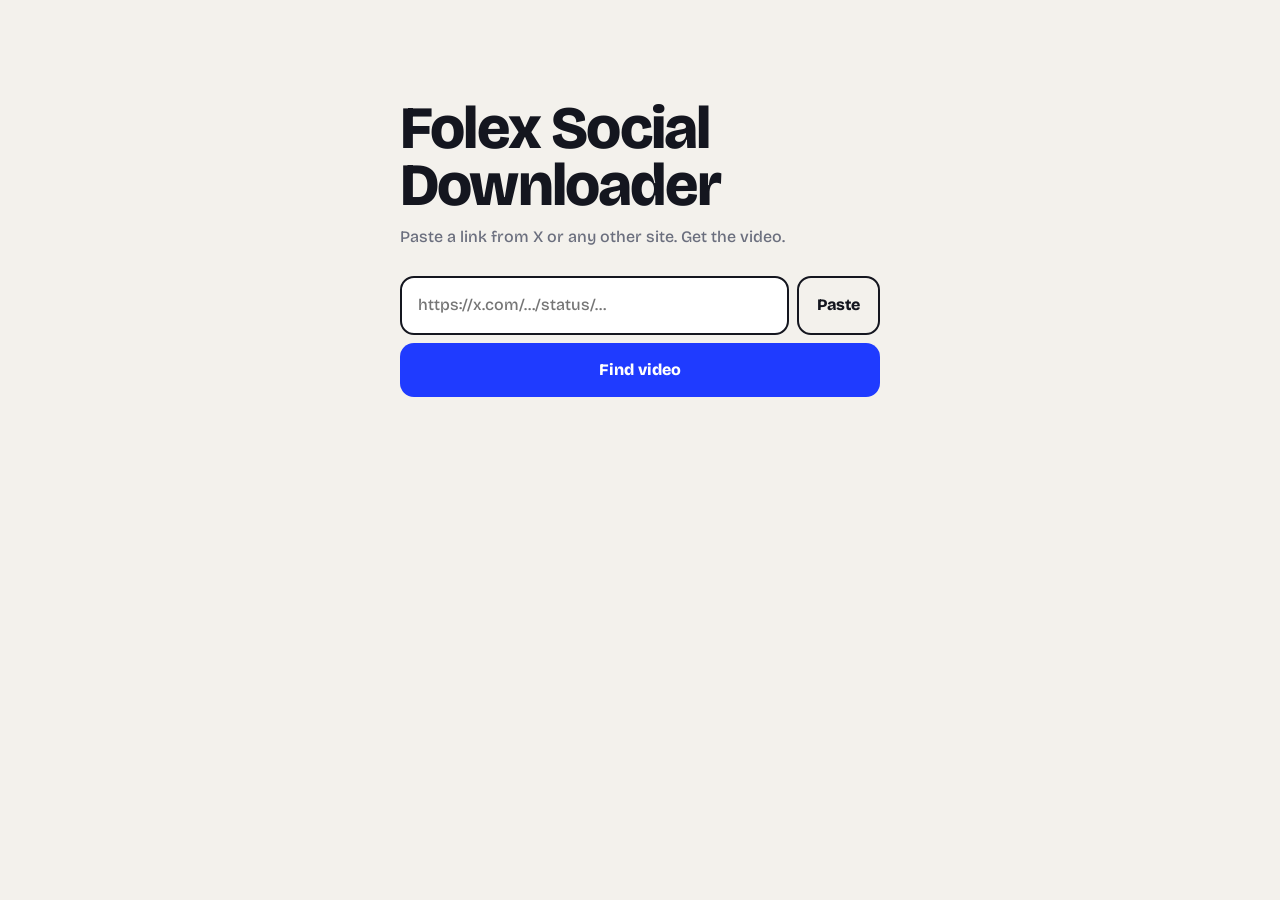
<file: index.html>
<!doctype html>
<html lang="en"><head>
<meta charset="utf-8">
<meta name="viewport" content="width=device-width,initial-scale=1,viewport-fit=cover">
<meta name="theme-color" content="#1f3bff">
<link rel="manifest" href="/manifest.json">
<title>Folex Social Downloader</title>
<link href="https://fonts.googleapis.com/css2?family=Bricolage+Grotesque:wght@500;800&display=swap" rel="stylesheet">
<style>
:root{--bg:#f3f1ec;--ink:#14161f;--blue:#1f3bff;--mut:#6b6f7e;--card:#fff;--err:#c4262e;color-scheme:light}
@media(prefers-color-scheme:dark){:root{--bg:#0f1117;--ink:#f2f2f5;--blue:#6f84ff;--mut:#9a9eb0;--card:#1a1d27;--err:#ff7a80;color-scheme:dark}}
*{box-sizing:border-box}
body{margin:0;background:var(--bg);color:var(--ink);font:500 16px/1.4 "Bricolage Grotesque",system-ui,sans-serif;min-height:100dvh;padding:max(28px,env(safe-area-inset-top)) 20px max(28px,env(safe-area-inset-bottom))}
main{max-width:480px;margin:0 auto}
h1{font-weight:800;font-size:clamp(40px,13vw,60px);line-height:.95;letter-spacing:-.03em;margin:8vh 0 12px}
p.sub{color:var(--mut);margin:0 0 28px}
.field{display:flex;gap:8px}
input{flex:1;min-width:0;font:inherit;padding:16px;border-radius:14px;border:2px solid var(--ink);background:var(--card);color:var(--ink)}
input:focus{outline:3px solid var(--blue);outline-offset:2px}
button,a.btn{font:inherit;font-weight:800;border:0;border-radius:14px;padding:16px 18px;background:var(--blue);color:#fff;cursor:pointer;text-decoration:none;text-align:center;display:block}
button.ghost{background:transparent;color:var(--ink);border:2px solid var(--ink)}
#res{margin-top:24px;background:var(--card);border-radius:18px;overflow:hidden}
#res[hidden]{display:none}
#res img{width:100%;display:block;max-height:240px;object-fit:cover;background:#000}
#res .b{padding:16px}
#t{font-weight:800;margin:0 0 4px}
#m{color:var(--mut);margin:0 0 14px;font-size:14px}
.row{display:grid;grid-template-columns:2fr 1fr;gap:8px}
#err{color:var(--err);margin-top:16px;min-height:1.4em}
</style></head><body><main>
<h1>Folex Social Downloader</h1>
<p class="sub">Paste a link from X or any other site. Get the video.</p>
<div class="field">
<input id="u" type="url" inputmode="url" placeholder="https://x.com/…/status/…" autocomplete="off" aria-label="Video link">
<button id="p" class="ghost" type="button">Paste</button>
</div>
<button id="go" type="button" style="width:100%;margin-top:8px">Find video</button>
<div id="err" role="alert"></div>
<section id="res" hidden>
<img id="th" alt="">
<div class="b"><p id="t"></p><p id="m"></p>
<div class="row"><a id="v" class="btn" href="#">Save video</a><a id="a" class="btn" style="background:transparent;color:var(--ink);border:2px solid var(--ink)" href="#">MP3</a></div></div>
</section>
<script>
const $=id=>document.getElementById(id);
$("p").onclick=async()=>{try{$("u").value=await navigator.clipboard.readText();go()}catch{$("u").focus()}};
$("go").onclick=go;$("u").onkeydown=e=>e.key==="Enter"&&go();
// Receive links shared from other apps / ?url=
const q=new URLSearchParams(location.search);const sh=q.get("url")||q.get("text");
if(sh){$("u").value=(sh.match(/https?:\/\/\S+/)||[sh])[0];go()}
async function go(){
 const url=$("u").value.trim();$("err").textContent="";$("res").hidden=true;
 if(!url){$("err").textContent="Paste a link first.";return}
 $("go").textContent="Looking…";$("go").disabled=true;
 try{
  const r=await fetch("/api/info?url="+encodeURIComponent(url));const d=await r.json();
  if(!r.ok)throw new Error(d.error||"Something went wrong.");
  $("t").textContent=d.title;
  $("m").textContent=[d.site,d.duration?Math.round(d.duration)+" sec":""].filter(Boolean).join(", ");
  $("th").src=d.thumb||"";$("th").style.display=d.thumb?"block":"none";
  const e=encodeURIComponent(url);
  $("v").href="/api/download?url="+e;$("a").href="/api/download?audio=1&url="+e;
  $("res").hidden=false;
 }catch(x){$("err").textContent=x.message}
 $("go").textContent="Find video";$("go").disabled=false;
}
</script></main></body></html>
</file>
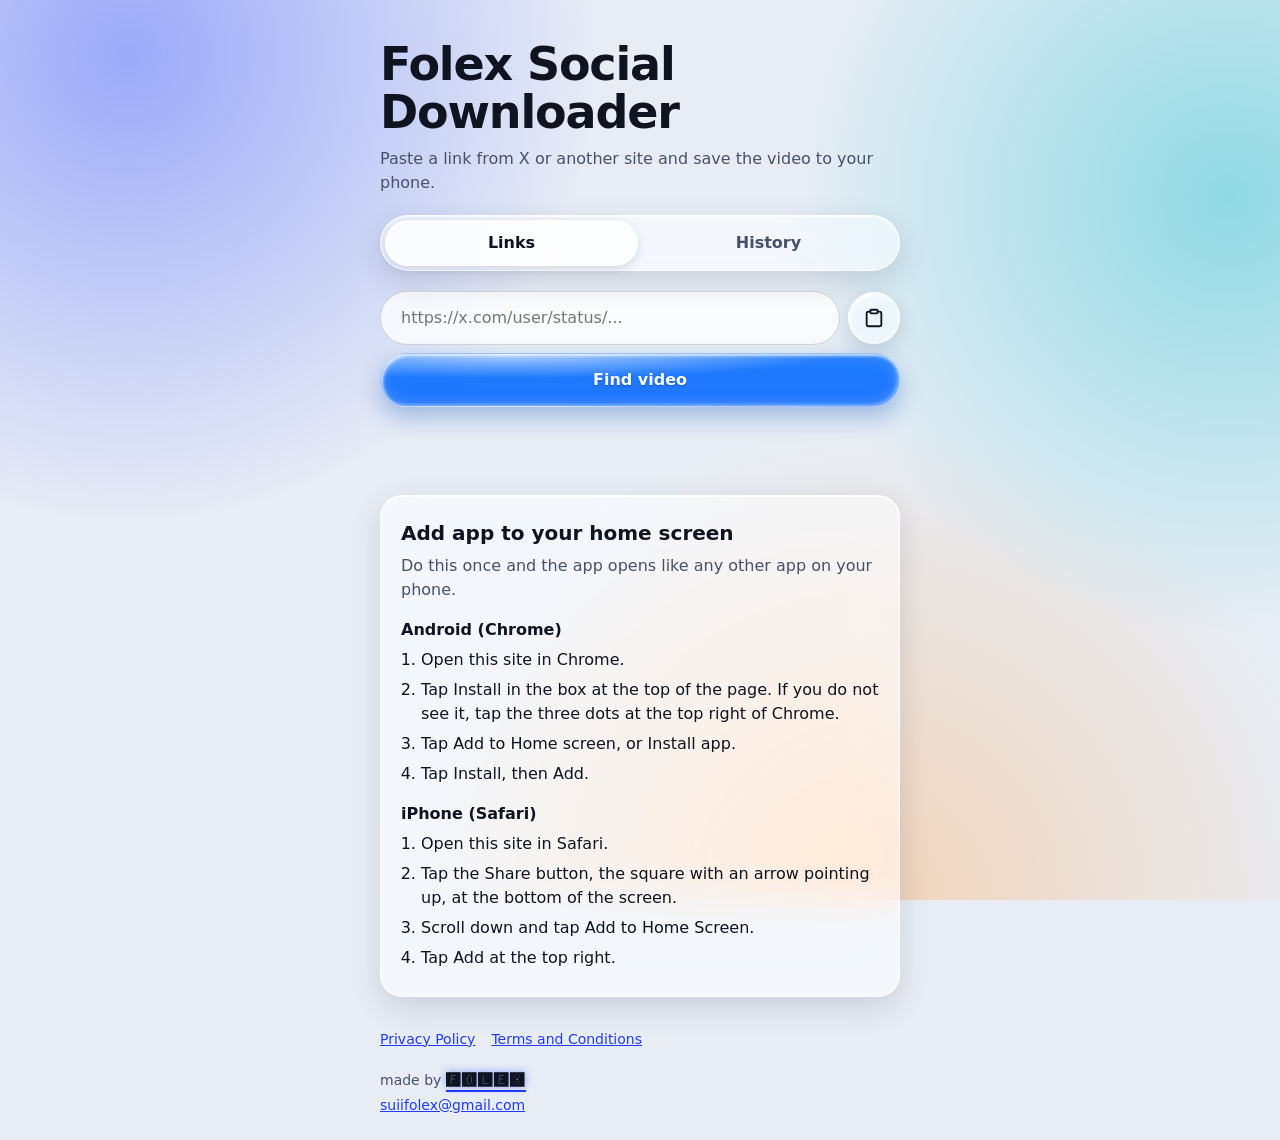
<file: static/index.html>
<!doctype html>
<html lang="en"><head>
<meta charset="utf-8">
<meta name="viewport" content="width=device-width,initial-scale=1,viewport-fit=cover">
<meta name="theme-color" content="#1f3bff">
<link rel="icon" href="/favicon.ico" sizes="any">
<link rel="icon" type="image/png" sizes="192x192" href="/static/icon-192.png">
<link rel="apple-touch-icon" href="/static/apple-touch-icon.png">
<link rel="manifest" href="/manifest.json">
<link rel="stylesheet" href="/static/style.css">
<meta name="description" content="Paste a link from X or another site and save the video to your phone.">
<title>Folex Social Downloader</title>
</head><body><main>
<div id="install" class="install" hidden><p id="itext"></p><button id="ib" type="button" hidden>Install</button></div>
<h1>Folex Social Downloader</h1>
<p class="sub">Paste a link from X or another site and save the video to your phone.</p>
<div class="tabs" role="tablist">
<button id="tab-links" role="tab" aria-controls="panel-links" aria-selected="true" type="button">Links</button>
<button id="tab-history" role="tab" aria-controls="panel-history" aria-selected="false" tabindex="-1" type="button">History</button>
</div>
<section id="panel-links" role="tabpanel" aria-labelledby="tab-links">
<div class="field"><input id="u" type="url" inputmode="url" placeholder="https://x.com/user/status/..." autocomplete="off" aria-label="Video link"><button id="p" class="ghost round" type="button" aria-label="Paste"><svg viewBox="0 0 24 24" fill="none" stroke="currentColor" stroke-width="2" stroke-linecap="round" stroke-linejoin="round" aria-hidden="true"><rect x="8" y="3" width="8" height="4" rx="1"/><path d="M16 5h2a2 2 0 0 1 2 2v12a2 2 0 0 1-2 2H6a2 2 0 0 1-2-2V7a2 2 0 0 1 2-2h2"/></svg></button></div>
<button id="go" class="full" type="button">Find video</button>
<p id="st" class="status" role="status"></p><p id="err" class="error" role="alert"></p>
<div id="res" class="card" hidden><img id="th" alt="" referrerpolicy="no-referrer"><div class="b"><h3 id="t"></h3><p id="m" class="m"></p>
<div class="row"><button id="v" type="button">Save video</button><button id="a" class="ghost" type="button">Audio only (MP3)</button></div></div></div>
<div id="after" class="after" hidden><p id="at"></p><button id="sh" class="ghost" type="button">Share</button></div>
</section>
<section id="panel-history" role="tabpanel" aria-labelledby="tab-history" hidden>
<h2 style="margin-top:0">Download history</h2>
<p class="help">This list is saved on this phone only. Tap Download again to save a video once more.</p>
<p id="hst" class="status" role="status"></p><p id="herr" class="error" role="alert"></p>
<p id="hempty" class="help">Nothing here yet. Videos you download will show up in this list.</p>
<ul id="hlist" class="files hist"></ul>
<button id="hclear" class="ghost" type="button" hidden>Clear history</button>
</section>
<section id="how" class="how" aria-labelledby="how-h">
<h2 id="how-h">Add app to your home screen</h2>
<p class="help">Do this once and the app opens like any other app on your phone.</p>
<h3>Android (Chrome)</h3>
<ol>
<li>Open this site in Chrome.</li>
<li>Tap Install in the box at the top of the page. If you do not see it, tap the three dots at the top right of Chrome.</li>
<li>Tap Add to Home screen, or Install app.</li>
<li>Tap Install, then Add.</li>
</ol>
<h3>iPhone (Safari)</h3>
<ol>
<li>Open this site in Safari.</li>
<li>Tap the Share button, the square with an arrow pointing up, at the bottom of the screen.</li>
<li>Scroll down and tap Add to Home Screen.</li>
<li>Tap Add at the top right.</li>
</ol>
</section>
<footer><a href="/privacy">Privacy Policy</a><a href="/terms">Terms and Conditions</a></footer>
<p class="credit">made by <span class="glow" role="img" aria-label="Folex">🅵🅾🅻🅴🆇</span></p>
<p class="contact"><a href="mailto:suiifolex@gmail.com">suiifolex@gmail.com</a></p>
<script>
const $=id=>document.getElementById(id);
let busy=false,cur=null,curMeta=null;
const q=new URLSearchParams(location.search);

function show(w){const h=w==="history";
 $("tab-links").setAttribute("aria-selected",String(!h));$("tab-history").setAttribute("aria-selected",String(h));
 $("tab-links").tabIndex=h?-1:0;$("tab-history").tabIndex=h?0:-1;$("panel-links").hidden=h;$("panel-history").hidden=!h}
$("tab-links").onclick=()=>show("links");$("tab-history").onclick=()=>show("history");
document.querySelector(".tabs").onkeydown=e=>{if(e.key==="ArrowRight"){show("history");$("tab-history").focus()}if(e.key==="ArrowLeft"){show("links");$("tab-links").focus()}};

function msg(t,err){$("st").textContent=$("hst").textContent=err?"":t;$("err").textContent=$("herr").textContent=err?t:""}
function reset(){$("u").value="";$("res").hidden=true;cur=null;curMeta=null;history.replaceState(null,"","/");$("u").focus()}
$("p").onclick=async()=>{try{$("u").value=await navigator.clipboard.readText();go()}catch(e){$("u").focus()}};
$("go").onclick=go;$("u").onkeydown=e=>{if(e.key==="Enter")go()};$("u").onfocus=()=>$("u").select();

async function go(){
 const url=$("u").value.trim();msg("");$("res").hidden=true;$("after").hidden=true;
 if(!url){msg("Paste a link first.",true);return}
 $("go").textContent="Checking link";$("go").disabled=true;
 try{
  const r=await fetch("/api/info?url="+encodeURIComponent(url));const d=await r.json();
  if(!r.ok)throw new Error(d.error||"Something went wrong.");
  $("t").textContent=d.title;
  $("m").textContent=[d.site,d.duration?Math.round(d.duration)+" sec":"",d.vsize?"Video about "+fsz(d.vsize):"",d.asize?"Audio about "+fsz(d.asize):""].filter(Boolean).join(", ");
  $("th").src=d.thumb||"";$("th").style.display=d.thumb?"block":"none";
  cur=url;curMeta={title:d.title,site:d.site,vsize:d.vsize,asize:d.asize};$("res").hidden=false;
 }catch(x){msg(x.name==="TypeError"?"No connection. Check your internet and try again.":x.message,true)}
 $("go").textContent="Find video";$("go").disabled=false;
}

function fsz(n){return n>=1073741824?(n/1073741824).toFixed(1)+" GB":n>=1048576?(n/1048576).toFixed(1)+" MB":Math.max(1,Math.round(n/1024))+" KB"}
const HK="dl-history";
function hget(){try{return JSON.parse(localStorage.getItem(HK))||[]}catch(e){return[]}}
function hset(a){try{localStorage.setItem(HK,JSON.stringify(a.slice(0,50)))}catch(e){}}
function setBusy(b){busy=b;$("v").disabled=$("a").disabled=b;document.querySelectorAll(".hb").forEach(x=>{x.disabled=b})}
function hrender(){const a=hget(),ul=$("hlist");ul.textContent="";
 $("hempty").hidden=a.length>0;$("hclear").hidden=!a.length;
 a.forEach(e=>{const li=document.createElement("li"),d=document.createElement("div"),s=document.createElement("strong"),m=document.createElement("span"),r=document.createElement("div"),b=document.createElement("button"),x=document.createElement("button");
  s.textContent=e.title||"Video";
  m.textContent=[e.site,e.audio?"MP3":"Video",e.size?"about "+fsz(e.size):"",new Date(e.t).toLocaleDateString(undefined,{month:"short",day:"numeric"})].filter(Boolean).join(", ");
  d.className="n";d.append(s,m);r.className="acts";
  b.type=x.type="button";b.className="hb";b.textContent="Download again";b.disabled=busy;
  b.onclick=()=>save(e.audio,e.url,{title:e.title,site:e.site,vsize:e.audio?0:e.size,asize:e.audio?e.size:0},true);
  x.className="ghost";x.textContent="Remove";
  x.onclick=()=>{hset(hget().filter(y=>!(y.t===e.t&&y.url===e.url)));hrender()};
  const sb=document.createElement("button");sb.type="button";sb.className="ghost";setupShare(sb,e);r.append(b,sb,x);li.append(d,r);ul.append(li)})}
$("hclear").onclick=()=>{hset([]);hrender()};

const canShare=!!navigator.share;
const canFiles=canShare&&!!navigator.canShare&&(()=>{try{return navigator.canShare({files:[new File(["x"],"a.mp4",{type:"video/mp4"})]})}catch(e){return false}})();
let ready=null;
function fname(r,fb){const c=r.headers.get("Content-Disposition")||"";let m=c.match(/filename\*=UTF-8''([^;]+)/i);
 if(m){try{return decodeURIComponent(m[1])}catch(e){}}
 m=c.match(/filename="?([^";]+)"?/i);return m?m[1]:fb}
function setupShare(btn,e){
 if(!canShare){btn.hidden=true;return}
 const label=canFiles?"Share":"Share link";btn.hidden=false;btn.disabled=false;btn.textContent=label;
 btn.onclick=async()=>{
  if(!canFiles){try{await navigator.share({title:e.title,url:e.url})}catch(x){}return}
  const key=e.url+"|"+(e.audio?1:0);
  if(ready&&ready.key===key){try{await navigator.share({files:[ready.file],title:e.title})}catch(x){}return}
  btn.disabled=true;btn.textContent="Getting video";
  try{
   const r=await fetch("/api/download?"+(e.audio?"audio=1&":"")+"url="+encodeURIComponent(e.url));
   if(!r.ok)throw 0;
   if(+r.headers.get("Content-Length")>300e6){if(r.body)r.body.cancel();throw 1}
   const b=await r.blob();
   ready={key:key,file:new File([b],fname(r,(e.title||"video")+(e.audio?".mp3":".mp4")),{type:b.type||(e.audio?"audio/mpeg":"video/mp4")})};
   btn.textContent="Tap to share";
  }catch(x){btn.textContent=label;msg(x===1?"This file is too large to share. Use Save instead.":"Could not get the video to share. Try again.",true)}
  btn.disabled=false;
 };
}
function started(t){return document.cookie.split("; ").indexOf("dlstart="+t)>-1}
function save(audio,url,meta,again){
 if(busy||!url)return;
 setBusy(true);msg("Preparing your download. This can take up to a minute.");
 const tok=Date.now().toString(36)+Math.random().toString(36).slice(2,8);
 const fr=document.createElement("iframe");fr.hidden=true;fr.setAttribute("aria-hidden","true");
 const t0=Date.now();let over=false,timer;
 const end=(text,err)=>{if(over)return;over=true;clearInterval(timer);setBusy(false);
  if(err)msg(text,true);else{
   const l=hget().filter(x=>!(x.url===url&&x.audio===audio));
   l.unshift({url:url,audio:audio,title:(meta&&meta.title)||"Video",site:(meta&&meta.site)||"",size:(meta&&(audio?meta.asize:meta.vsize))||0,t:Date.now()});
   hset(l);hrender();msg(text);if(!again){reset();$("at").textContent=l[0].title;setupShare($("sh"),l[0]);$("after").hidden=false}}
  setTimeout(()=>fr.remove(),120000)};
 fr.onload=()=>started(tok)?end("Download started."):end("The download failed. The video may be private, removed or not supported.",true);
 timer=setInterval(()=>{if(started(tok))end("Download started.");else if(Date.now()-t0>180000)end("This is taking too long. Try again.",true)},300);
 fr.src="/api/download?"+(audio?"audio=1&":"")+"url="+encodeURIComponent(url)+"&t="+tok;
 document.body.appendChild(fr);
}
$("v").onclick=()=>save(false,cur,curMeta);$("a").onclick=()=>save(true,cur,curMeta);

const standalone=matchMedia("(display-mode: standalone)").matches||navigator.standalone===true;
let dp=null;
if(standalone)$("how").hidden=true;
function banner(t){if(standalone)return;$("itext").textContent=t;$("install").hidden=false}
addEventListener("beforeinstallprompt",e=>{e.preventDefault();dp=e;$("ib").hidden=false;banner("Install this app to open it from your home screen. It updates itself.")});
$("ib").onclick=async()=>{if(!dp)return;dp.prompt();try{await dp.userChoice}catch(e){}dp=null;$("install").hidden=true};
addEventListener("appinstalled",()=>{$("install").hidden=true});
if(/iphone|ipad|ipod/i.test(navigator.userAgent))banner("To install this app, tap Share, then Add to Home Screen.");

if("serviceWorker"in navigator){
 const had=!!navigator.serviceWorker.controller;let reloaded=false;
 navigator.serviceWorker.register("/sw.js").then(reg=>{
  reg.update();document.addEventListener("visibilitychange",()=>{if(!document.hidden)reg.update()})}).catch(()=>{});
 navigator.serviceWorker.addEventListener("controllerchange",()=>{if(!had||reloaded||busy)return;reloaded=true;location.reload()});
}

hrender();
const sh=q.get("url")||q.get("text");
if(sh){const m=sh.match(/https?:\/\/\S+/);$("u").value=m?m[0]:sh;go()}
</script></main></body></html>
</file>
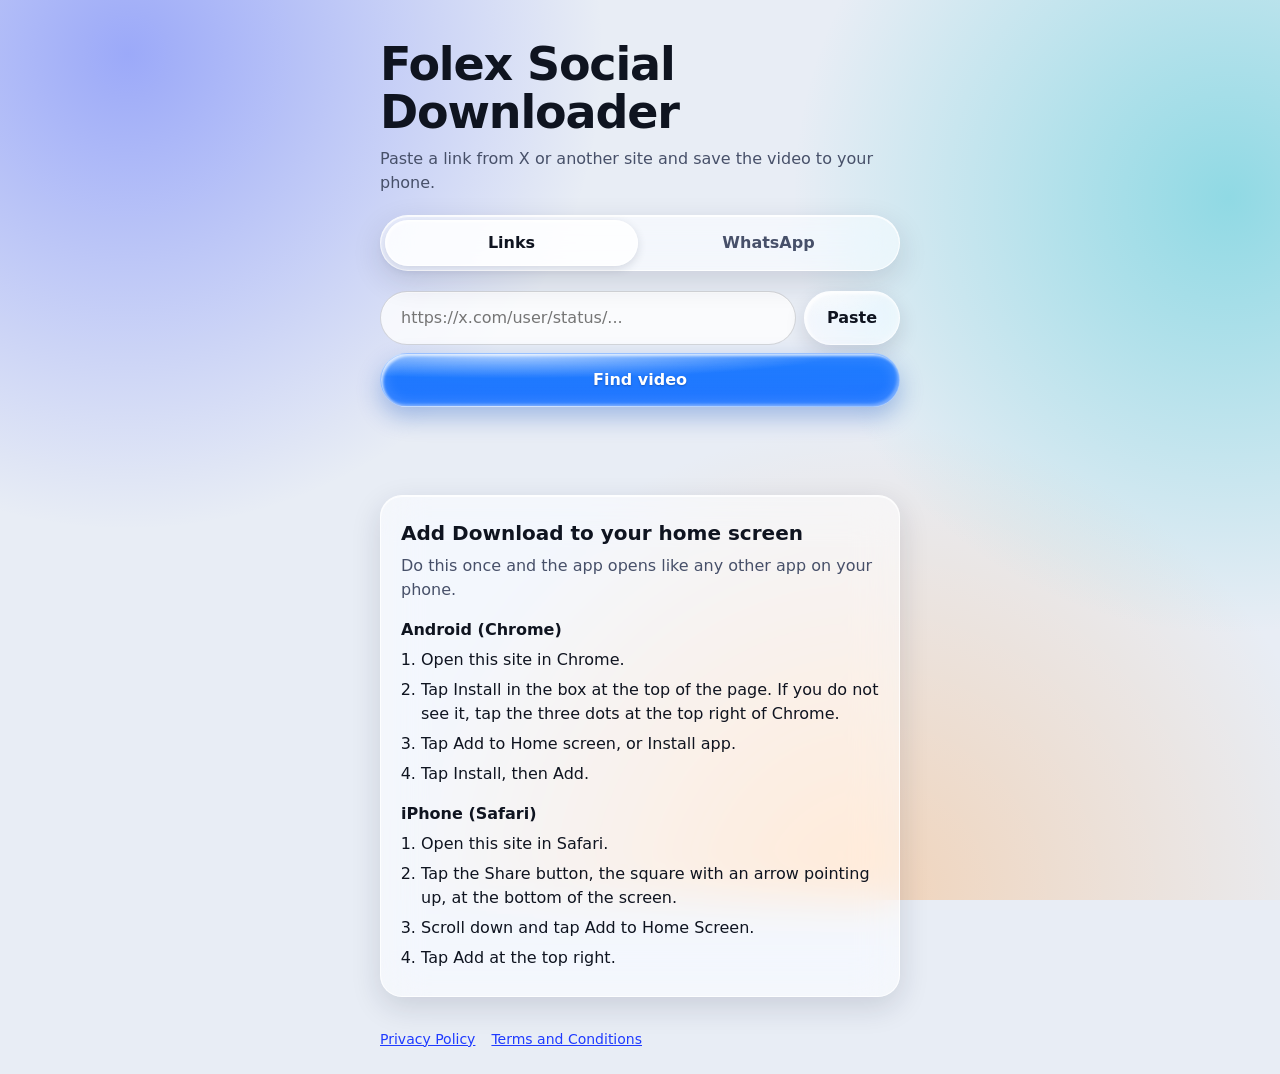
<file: static/index (1).html>
<!doctype html>
<html lang="en"><head>
<meta charset="utf-8">
<meta name="viewport" content="width=device-width,initial-scale=1,viewport-fit=cover">
<meta name="theme-color" content="#1f3bff">
<link rel="icon" href="/favicon.ico" sizes="any">
<link rel="icon" type="image/png" sizes="192x192" href="/static/icon-192.png">
<link rel="apple-touch-icon" href="/static/apple-touch-icon.png">
<link rel="manifest" href="/manifest.json">
<link rel="stylesheet" href="/static/style.css">
<meta name="description" content="Paste a link from X or another site and save the video to your phone. Copy WhatsApp videos to your Downloads.">
<title>Folex Social Downloader</title>
</head><body><main>
<div id="install" class="install" hidden><p id="itext"></p><button id="ib" type="button" hidden>Install</button></div>
<h1>Folex Social Downloader</h1>
<p class="sub">Paste a link from X or another site and save the video to your phone.</p>
<div class="tabs" role="tablist">
<button id="tab-links" role="tab" aria-controls="panel-links" aria-selected="true" type="button">Links</button>
<button id="tab-wa" role="tab" aria-controls="panel-wa" aria-selected="false" tabindex="-1" type="button">WhatsApp</button>
</div>
<section id="panel-links" role="tabpanel" aria-labelledby="tab-links">
<div class="field"><input id="u" type="url" inputmode="url" placeholder="https://x.com/user/status/..." autocomplete="off" aria-label="Video link"><button id="p" class="ghost" type="button">Paste</button></div>
<button id="go" class="full" type="button">Find video</button>
<p id="st" class="status" role="status"></p><p id="err" class="error" role="alert"></p>
<div id="res" class="card" hidden><img id="th" alt="" referrerpolicy="no-referrer"><div class="b"><h3 id="t"></h3><p id="m" class="m"></p>
<div class="row"><button id="v" type="button">Save video</button><button id="a" class="ghost" type="button">MP3</button></div></div></div>
</section>
<section id="panel-wa" role="tabpanel" aria-labelledby="tab-wa" hidden>
<h2 style="margin-top:0">WhatsApp videos</h2>
<p class="help">A website cannot browse WhatsApp's folders, so you pick the videos yourself. Choose the videos you viewed in WhatsApp, then save a copy to your Downloads. With the app installed you can also share a video from WhatsApp straight to Download.</p>
<button id="pick" class="full" type="button">Choose videos</button>
<input id="f" type="file" accept="video/*" multiple hidden>
<ul id="list" class="files"></ul>
<button id="clear" class="ghost" type="button" hidden>Clear list</button>
</section>
<section id="how" class="how" aria-labelledby="how-h">
<h2 id="how-h">Add Download to your home screen</h2>
<p class="help">Do this once and the app opens like any other app on your phone.</p>
<h3>Android (Chrome)</h3>
<ol>
<li>Open this site in Chrome.</li>
<li>Tap Install in the box at the top of the page. If you do not see it, tap the three dots at the top right of Chrome.</li>
<li>Tap Add to Home screen, or Install app.</li>
<li>Tap Install, then Add.</li>
</ol>
<h3>iPhone (Safari)</h3>
<ol>
<li>Open this site in Safari.</li>
<li>Tap the Share button, the square with an arrow pointing up, at the bottom of the screen.</li>
<li>Scroll down and tap Add to Home Screen.</li>
<li>Tap Add at the top right.</li>
</ol>
</section>
<footer><a href="/privacy">Privacy Policy</a><a href="/terms">Terms and Conditions</a></footer>
<script>
const $=id=>document.getElementById(id);
let busy=false,files=[],cur=null;
const q=new URLSearchParams(location.search);

function show(w){const wa=w==="wa";
 $("tab-links").setAttribute("aria-selected",String(!wa));$("tab-wa").setAttribute("aria-selected",String(wa));
 $("tab-links").tabIndex=wa?-1:0;$("tab-wa").tabIndex=wa?0:-1;$("panel-links").hidden=wa;$("panel-wa").hidden=!wa}
$("tab-links").onclick=()=>show("links");$("tab-wa").onclick=()=>show("wa");
document.querySelector(".tabs").onkeydown=e=>{if(e.key==="ArrowRight"){show("wa");$("tab-wa").focus()}if(e.key==="ArrowLeft"){show("links");$("tab-links").focus()}};

function msg(t,err){$("st").textContent=err?"":t;$("err").textContent=err?t:""}
function reset(){$("u").value="";$("res").hidden=true;cur=null;history.replaceState(null,"","/");$("u").focus()}
$("p").onclick=async()=>{try{$("u").value=await navigator.clipboard.readText();go()}catch(e){$("u").focus()}};
$("go").onclick=go;$("u").onkeydown=e=>{if(e.key==="Enter")go()};$("u").onfocus=()=>$("u").select();

async function go(){
 const url=$("u").value.trim();msg("");$("res").hidden=true;
 if(!url){msg("Paste a link first.",true);return}
 $("go").textContent="Checking link";$("go").disabled=true;
 try{
  const r=await fetch("/api/info?url="+encodeURIComponent(url));const d=await r.json();
  if(!r.ok)throw new Error(d.error||"Something went wrong.");
  $("t").textContent=d.title;
  $("m").textContent=[d.site,d.duration?Math.round(d.duration)+" sec":""].filter(Boolean).join(", ");
  $("th").src=d.thumb||"";$("th").style.display=d.thumb?"block":"none";
  cur=url;$("res").hidden=false;
 }catch(x){msg(x.name==="TypeError"?"No connection. Check your internet and try again.":x.message,true)}
 $("go").textContent="Find video";$("go").disabled=false;
}

function started(t){return document.cookie.split("; ").indexOf("dlstart="+t)>-1}
function save(audio){
 if(busy||!cur)return;
 busy=true;$("v").disabled=$("a").disabled=true;msg("Preparing your download. This can take up to a minute.");
 const tok=Date.now().toString(36)+Math.random().toString(36).slice(2,8);
 const fr=document.createElement("iframe");fr.hidden=true;fr.setAttribute("aria-hidden","true");
 const t0=Date.now();let over=false,timer;
 const end=(text,err)=>{if(over)return;over=true;clearInterval(timer);busy=false;$("v").disabled=$("a").disabled=false;
  if(err)msg(text,true);else{msg(text);reset()}setTimeout(()=>fr.remove(),120000)};
 fr.onload=()=>started(tok)?end("Download started."):end("The download failed. The video may be private, removed or not supported.",true);
 timer=setInterval(()=>{if(started(tok))end("Download started.");else if(Date.now()-t0>180000)end("This is taking too long. Try again.",true)},300);
 fr.src="/api/download?"+(audio?"audio=1&":"")+"url="+encodeURIComponent(cur)+"&t="+tok;
 document.body.appendChild(fr);
}
$("v").onclick=()=>save(false);$("a").onclick=()=>save(true);

function fmt(n){return n>=1048576?(n/1048576).toFixed(1)+" MB":Math.max(1,Math.round(n/1024))+" KB"}
function saveFile(f){const u=URL.createObjectURL(f),a=document.createElement("a");a.href=u;a.download=f.name||"video.mp4";
 document.body.appendChild(a);a.click();a.remove();setTimeout(()=>URL.revokeObjectURL(u),120000)}
function addFiles(list){for(const f of list){files.push(f);
 const li=document.createElement("li"),d=document.createElement("div"),s=document.createElement("strong"),m=document.createElement("span"),b=document.createElement("button");
 d.className="n";s.textContent=f.name||"video";m.textContent=fmt(f.size);d.append(s,m);
 b.type="button";b.textContent="Save";b.onclick=()=>{saveFile(f);b.textContent="Saved"};
 li.append(d,b);$("list").append(li)}
 $("clear").hidden=!files.length}
$("pick").onclick=()=>$("f").click();
$("f").onchange=e=>{const l=[...e.target.files];e.target.value="";addFiles(l)};
$("clear").onclick=()=>{files=[];$("list").textContent="";$("clear").hidden=true;clearShared()};
async function clearShared(){try{if("caches"in window)await caches.delete("shared-files")}catch(e){}}
async function loadShared(){try{const c=await caches.open("shared-files"),out=[];
 for(const k of await c.keys()){const r=await c.match(k);if(!r)continue;const b=await r.blob();
  out.push(new File([b],decodeURIComponent(r.headers.get("X-Name")||"video.mp4"),{type:b.type||"video/mp4"}))}
 if(out.length){addFiles(out);show("wa")}}catch(e){}}

const standalone=matchMedia("(display-mode: standalone)").matches||navigator.standalone===true;
let dp=null;
if(standalone)$("how").hidden=true;
function banner(t){if(standalone)return;$("itext").textContent=t;$("install").hidden=false}
addEventListener("beforeinstallprompt",e=>{e.preventDefault();dp=e;$("ib").hidden=false;banner("Install this app to open it from your home screen. It updates itself.")});
$("ib").onclick=async()=>{if(!dp)return;dp.prompt();try{await dp.userChoice}catch(e){}dp=null;$("install").hidden=true};
addEventListener("appinstalled",()=>{$("install").hidden=true});
if(/iphone|ipad|ipod/i.test(navigator.userAgent))banner("To install this app, tap Share, then Add to Home Screen.");

if("serviceWorker"in navigator){
 const had=!!navigator.serviceWorker.controller;let reloaded=false;
 navigator.serviceWorker.register("/sw.js").then(reg=>{
  reg.update();document.addEventListener("visibilitychange",()=>{if(!document.hidden)reg.update()})}).catch(()=>{});
 navigator.serviceWorker.addEventListener("controllerchange",()=>{
  if(!had||reloaded||busy||files.length)return;reloaded=true;location.reload()});
}

if(location.hash==="#whatsapp")show("wa");
if(q.get("shared")){loadShared();history.replaceState(null,"","/")}else clearShared();
const sh=q.get("url")||q.get("text");
if(sh){const m=sh.match(/https?:\/\/\S+/);$("u").value=m?m[0]:sh;go()}
</script></main></body></html>
</file>
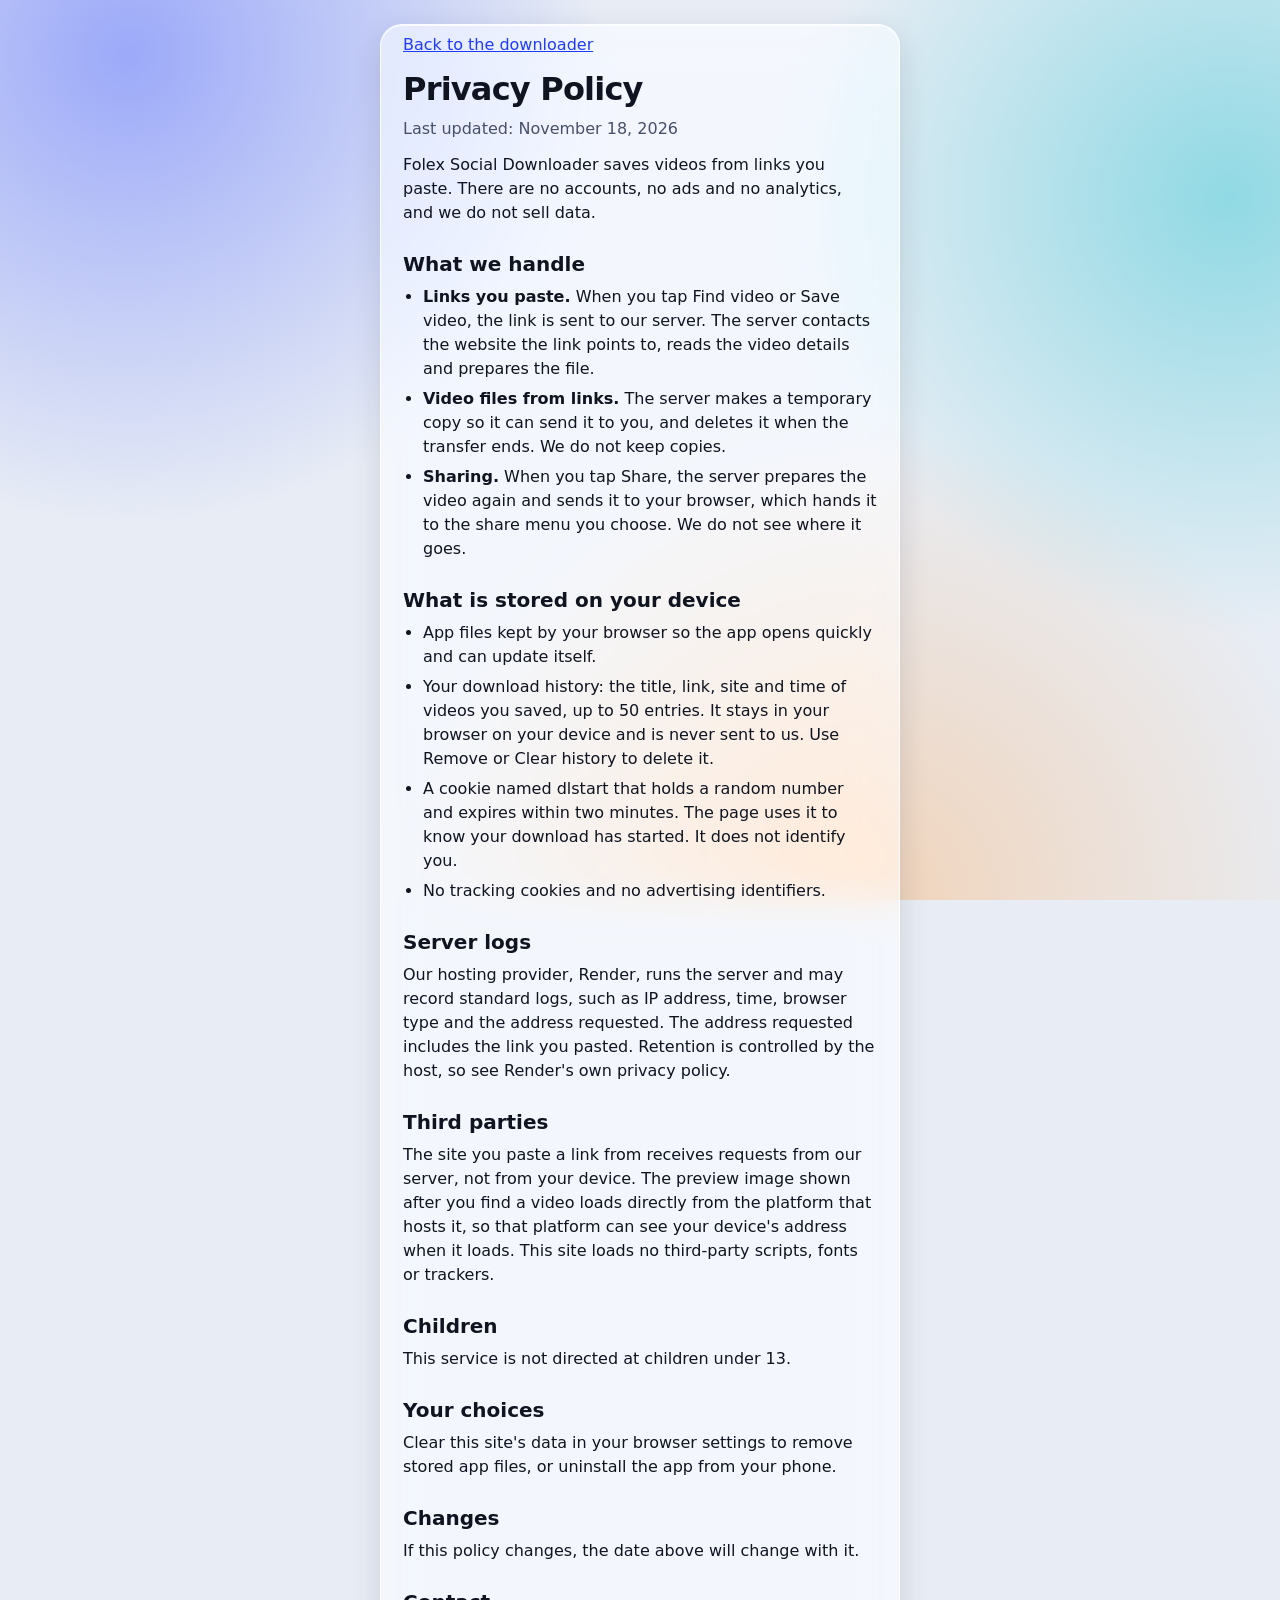
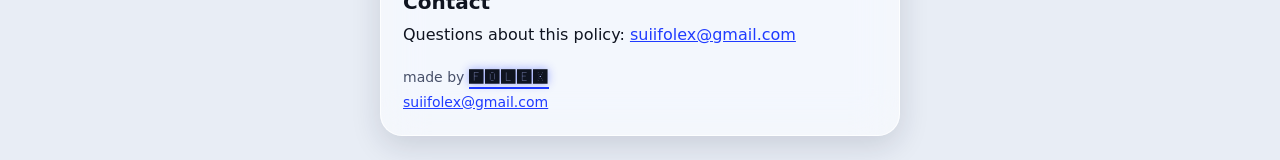
<file: static/privacy.html>
<!doctype html>
<html lang="en"><head>
<meta charset="utf-8">
<meta name="viewport" content="width=device-width,initial-scale=1,viewport-fit=cover">
<meta name="theme-color" content="#1f3bff">
<link rel="icon" href="/favicon.ico" sizes="any">
<link rel="icon" type="image/png" sizes="192x192" href="/static/icon-192.png">
<link rel="apple-touch-icon" href="/static/apple-touch-icon.png">
<link rel="manifest" href="/manifest.json">
<link rel="stylesheet" href="/static/style.css">
<title>Privacy Policy - Folex Social Downloader</title>
</head><body><main class="doc">
<p><a href="/">Back to the downloader</a></p>
<h1>Privacy Policy</h1>
<p class="help">Last updated: November 18, 2026</p>
<p>Folex Social Downloader saves videos from links you paste. There are no accounts, no ads and no analytics, and we do not sell data.</p>
<h2>What we handle</h2>
<ul>
<li><strong>Links you paste.</strong> When you tap Find video or Save video, the link is sent to our server. The server contacts the website the link points to, reads the video details and prepares the file.</li>
<li><strong>Video files from links.</strong> The server makes a temporary copy so it can send it to you, and deletes it when the transfer ends. We do not keep copies.</li>
<li><strong>Sharing.</strong> When you tap Share, the server prepares the video again and sends it to your browser, which hands it to the share menu you choose. We do not see where it goes.</li>
</ul>
<h2>What is stored on your device</h2>
<ul>
<li>App files kept by your browser so the app opens quickly and can update itself.</li>
<li>Your download history: the title, link, site and time of videos you saved, up to 50 entries. It stays in your browser on your device and is never sent to us. Use Remove or Clear history to delete it.</li>
<li>A cookie named dlstart that holds a random number and expires within two minutes. The page uses it to know your download has started. It does not identify you.</li>
<li>No tracking cookies and no advertising identifiers.</li>
</ul>
<h2>Server logs</h2>
<p>Our hosting provider, Render, runs the server and may record standard logs, such as IP address, time, browser type and the address requested. The address requested includes the link you pasted. Retention is controlled by the host, so see Render's own privacy policy.</p>
<h2>Third parties</h2>
<p>The site you paste a link from receives requests from our server, not from your device. The preview image shown after you find a video loads directly from the platform that hosts it, so that platform can see your device's address when it loads. This site loads no third-party scripts, fonts or trackers.</p>
<h2>Children</h2>
<p>This service is not directed at children under 13.</p>
<h2>Your choices</h2>
<p>Clear this site's data in your browser settings to remove stored app files, or uninstall the app from your phone.</p>
<h2>Changes</h2>
<p>If this policy changes, the date above will change with it.</p>
<h2>Contact</h2>
<p>Questions about this policy: <a href="mailto:suiifolex@gmail.com">suiifolex@gmail.com</a></p>
<p class="credit">made by <span class="glow" role="img" aria-label="Folex">🅵🅾🅻🅴🆇</span></p>
<p class="contact"><a href="mailto:suiifolex@gmail.com">suiifolex@gmail.com</a></p>
</main></body></html>
</file>
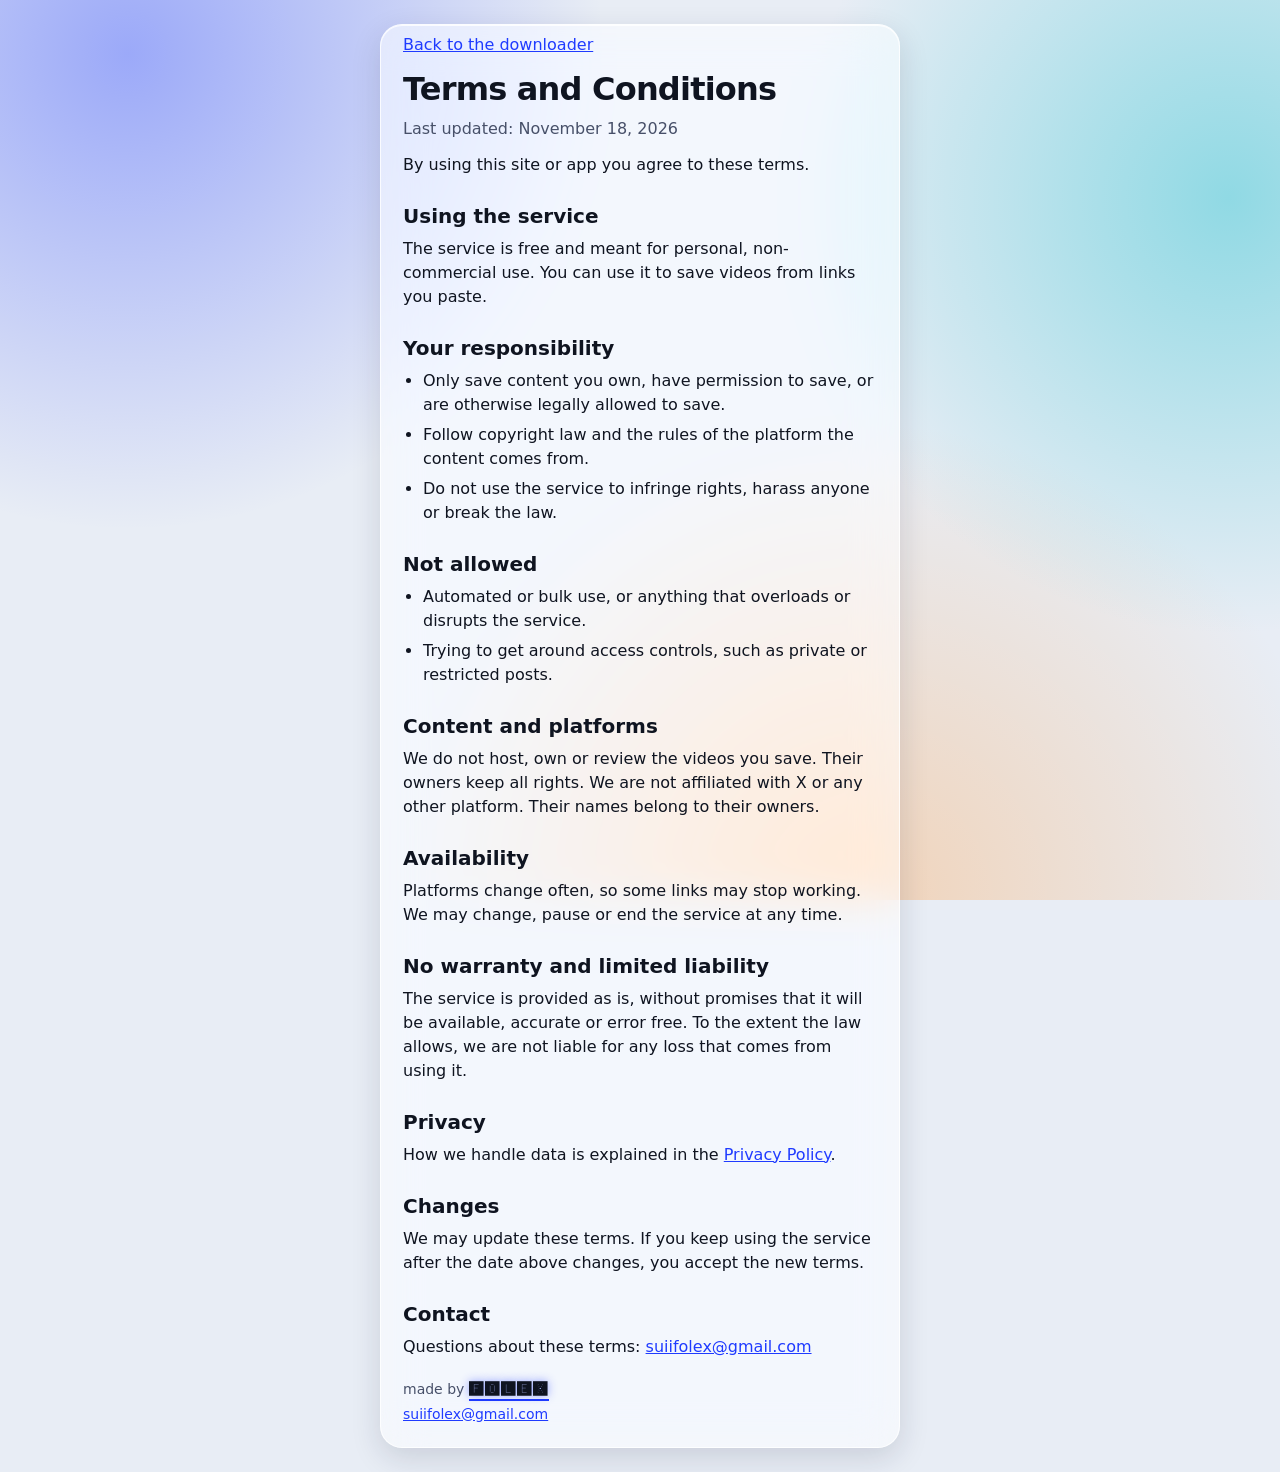
<file: static/terms.html>
<!doctype html>
<html lang="en"><head>
<meta charset="utf-8">
<meta name="viewport" content="width=device-width,initial-scale=1,viewport-fit=cover">
<meta name="theme-color" content="#1f3bff">
<link rel="icon" href="/favicon.ico" sizes="any">
<link rel="icon" type="image/png" sizes="192x192" href="/static/icon-192.png">
<link rel="apple-touch-icon" href="/static/apple-touch-icon.png">
<link rel="manifest" href="/manifest.json">
<link rel="stylesheet" href="/static/style.css">
<title>Terms and Conditions - Folex Social Downloader</title>
</head><body><main class="doc">
<p><a href="/">Back to the downloader</a></p>
<h1>Terms and Conditions</h1>
<p class="help">Last updated: November 18, 2026</p>
<p>By using this site or app you agree to these terms.</p>
<h2>Using the service</h2>
<p>The service is free and meant for personal, non-commercial use. You can use it to save videos from links you paste.</p>
<h2>Your responsibility</h2>
<ul>
<li>Only save content you own, have permission to save, or are otherwise legally allowed to save.</li>
<li>Follow copyright law and the rules of the platform the content comes from.</li>
<li>Do not use the service to infringe rights, harass anyone or break the law.</li>
</ul>
<h2>Not allowed</h2>
<ul>
<li>Automated or bulk use, or anything that overloads or disrupts the service.</li>
<li>Trying to get around access controls, such as private or restricted posts.</li>
</ul>
<h2>Content and platforms</h2>
<p>We do not host, own or review the videos you save. Their owners keep all rights. We are not affiliated with X or any other platform. Their names belong to their owners.</p>
<h2>Availability</h2>
<p>Platforms change often, so some links may stop working. We may change, pause or end the service at any time.</p>
<h2>No warranty and limited liability</h2>
<p>The service is provided as is, without promises that it will be available, accurate or error free. To the extent the law allows, we are not liable for any loss that comes from using it.</p>
<h2>Privacy</h2>
<p>How we handle data is explained in the <a href="/privacy">Privacy Policy</a>.</p>
<h2>Changes</h2>
<p>We may update these terms. If you keep using the service after the date above changes, you accept the new terms.</p>
<h2>Contact</h2>
<p>Questions about these terms: <a href="mailto:suiifolex@gmail.com">suiifolex@gmail.com</a></p>
<p class="credit">made by <span class="glow" role="img" aria-label="Folex">🅵🅾🅻🅴🆇</span></p>
<p class="contact"><a href="mailto:suiifolex@gmail.com">suiifolex@gmail.com</a></p>
</main></body></html>
</file>
<file: static/style.css>
:root{--bg:#e8edf5;--ink:#0f1420;--mut:#475069;--ac:#1f3bff;--on:#fff;--err:#b3202a;--glass:rgba(255,255,255,.55);--glass2:rgba(255,255,255,.78);--edge:rgba(255,255,255,.8);--line:rgba(15,20,32,.16);--shade:rgba(20,30,60,.14);--b1:rgba(31,59,255,.38);--b2:rgba(0,185,200,.38);--b3:rgba(255,170,90,.38);--hl:rgba(255,255,255,.34);--hl2:rgba(255,255,255,.5);--btn:#0f6bff;color-scheme:light dark}
@media(prefers-color-scheme:dark){:root{--bg:#090d15;--ink:#f2f4f8;--mut:#b4bacb;--ac:#6aa1ff;--on:#0b1020;--err:#ff8a90;--glass:rgba(255,255,255,.08);--glass2:rgba(255,255,255,.17);--edge:rgba(255,255,255,.2);--line:rgba(255,255,255,.18);--shade:rgba(0,0,0,.5);--b1:rgba(40,80,255,.42);--b2:rgba(0,170,190,.26);--b3:rgba(255,150,70,.12);--hl:rgba(255,255,255,.22);--hl2:rgba(255,255,255,.12);--btn:#1a7bff}}
*{box-sizing:border-box}[hidden]{display:none!important}
html{background:var(--bg)}
body::before{content:"";position:fixed;inset:0;z-index:-1;background:radial-gradient(60vmax 60vmax at 10% 6%,var(--b1),transparent 62%),radial-gradient(55vmax 55vmax at 96% 22%,var(--b2),transparent 62%),radial-gradient(60vmax 60vmax at 68% 100%,var(--b3),transparent 62%),var(--bg)}
body{margin:0;color:var(--ink);font:16px/1.5 system-ui,-apple-system,"Segoe UI",Roboto,Arial,sans-serif;min-height:100dvh;padding:max(24px,env(safe-area-inset-top)) 20px max(24px,env(safe-area-inset-bottom))}
main{max-width:520px;margin:0 auto}
h1{font-size:clamp(32px,9.5vw,46px);line-height:1.05;letter-spacing:-.025em;font-weight:800;margin:16px 0 10px}
h2{font-size:20px;margin:24px 0 6px}
p{margin:0 0 12px}.sub,.help{color:var(--mut)}.sub{margin-bottom:20px}
a{color:var(--ac)}
.install,.card,.after,.how,.doc,.tabs{background:var(--glass);border:1px solid var(--edge);-webkit-backdrop-filter:blur(22px) saturate(170%);backdrop-filter:blur(22px) saturate(170%);box-shadow:inset 0 1px 0 var(--edge),0 10px 30px var(--shade)}
button{font:inherit;font-weight:700;color:#fff;text-shadow:0 1px 2px rgba(0,30,90,.35);border:1px solid rgba(255,255,255,.55);border-radius:999px;padding:14px 22px;cursor:pointer;background:radial-gradient(120% 90% at 25% 0%,rgba(255,255,255,.6),rgba(255,255,255,0) 52%),linear-gradient(180deg,color-mix(in srgb,var(--btn) 82%,#5fc4ff),color-mix(in srgb,var(--btn) 92%,transparent));-webkit-backdrop-filter:blur(14px) saturate(190%);backdrop-filter:blur(14px) saturate(190%);box-shadow:inset 2px 2px 3px rgba(255,255,255,.75),inset -2px -2px 3px rgba(255,255,255,.3),inset 0 0 16px rgba(255,255,255,.22),0 10px 24px rgba(0,70,190,.32);transition:transform .12s ease,filter .12s ease}
button:active:not(:disabled){transform:scale(.96);filter:brightness(.95)}
button.ghost{color:var(--ink);text-shadow:none;border:1px solid var(--edge);background:radial-gradient(120% 90% at 25% 0%,var(--hl2),rgba(255,255,255,0) 55%),var(--glass);box-shadow:inset 2px 2px 3px var(--edge),inset -2px -2px 3px rgba(255,255,255,.18),inset 0 0 14px rgba(255,255,255,.12),0 8px 20px var(--shade)}
button:disabled{opacity:.55;cursor:default}
.round{width:52px;height:52px;padding:0;display:grid;place-items:center;flex:none}.round svg{width:22px;height:22px}
:focus-visible{outline:3px solid var(--ac);outline-offset:2px}
.install{border-radius:18px;padding:12px 14px;display:flex;gap:12px;align-items:center;justify-content:space-between;margin-bottom:8px}
.install p{margin:0;font-size:15px}
.tabs{display:flex;gap:4px;padding:4px;border-radius:999px;margin:20px 0}
.tabs button{flex:1;background:none;color:var(--mut);text-shadow:none;border:1px solid transparent;border-radius:999px;padding:10px 8px;box-shadow:none;-webkit-backdrop-filter:none;backdrop-filter:none}
.tabs button[aria-selected=true]{background:var(--glass2);color:var(--ink);border-color:var(--edge);box-shadow:inset 1px 1px 2px var(--edge),0 3px 10px var(--shade)}
.field{display:flex;gap:8px;align-items:center}
input[type=url]{flex:1;min-width:0;font:inherit;padding:14px 20px;border-radius:999px;border:1px solid var(--line);background:var(--glass2);color:var(--ink);box-shadow:inset 0 1px 0 var(--edge)}
.full{width:100%;margin-top:8px}
.status{color:var(--mut);min-height:1.5em;margin:12px 0 0}.error{color:var(--err);min-height:1.5em;margin:0}
.card{margin-top:16px;border-radius:22px;overflow:hidden}
.card img{width:100%;display:block;max-height:240px;object-fit:cover;background:#000}
.card .b{padding:16px}.card h3{font-size:16px;margin:0 0 4px}.card .m{color:var(--mut);font-size:14px;margin:0 0 14px}
.row{display:grid;grid-template-columns:1fr 1fr;gap:8px}
.files{list-style:none;margin:16px 0;padding:0;display:grid;gap:8px}
.files li{display:flex;gap:12px;align-items:center;justify-content:space-between;background:var(--glass);border:1px solid var(--edge);border-radius:16px;padding:12px;box-shadow:inset 0 1px 0 var(--edge),0 6px 18px var(--shade)}
.files .n{min-width:0}.files strong{display:block;overflow:hidden;text-overflow:ellipsis;white-space:nowrap}.files span{color:var(--mut);font-size:14px}
.hist li{display:block}.hist .acts{display:flex;flex-wrap:wrap;gap:8px;margin-top:10px}.hist .acts button{padding:10px 18px}
.after{margin-top:16px;border-radius:20px;padding:14px}
.after p{margin:0 0 10px;font-weight:700;overflow:hidden;text-overflow:ellipsis;white-space:nowrap}.after button{width:100%}
.how{margin-top:28px;border-radius:22px;padding:6px 20px 14px}
.how h2{margin-top:16px}.how h3{font-size:16px;margin:16px 0 6px}.how ol{padding-left:20px;margin:0 0 12px}.how li{margin-bottom:6px}
.doc{border-radius:22px;padding:8px 22px 22px}
.doc h1{font-size:32px}.doc ul{padding-left:20px;margin:0 0 12px}.doc li{margin-bottom:6px}
footer{margin-top:32px;font-size:14px;display:flex;gap:16px}
.credit{margin:20px 0 0;font-size:14px;color:var(--mut)}
.glow{color:var(--ink);font-weight:800;letter-spacing:.14em;padding-bottom:2px;border-bottom:2px solid var(--ac);text-shadow:0 0 10px color-mix(in srgb,var(--ac) 45%,transparent)}
.contact{margin:4px 0 0;font-size:14px}
@supports not ((backdrop-filter:blur(1px)) or (-webkit-backdrop-filter:blur(1px))){.install,.card,.after,.how,.doc,.tabs{background:var(--bg)}}
@media(prefers-reduced-transparency:reduce){.install,.card,.after,.how,.doc,.tabs,button.ghost{background:var(--bg);-webkit-backdrop-filter:none;backdrop-filter:none}}
@media(prefers-reduced-motion:reduce){button{transition:none}button:active:not(:disabled){transform:none}}
</file>
